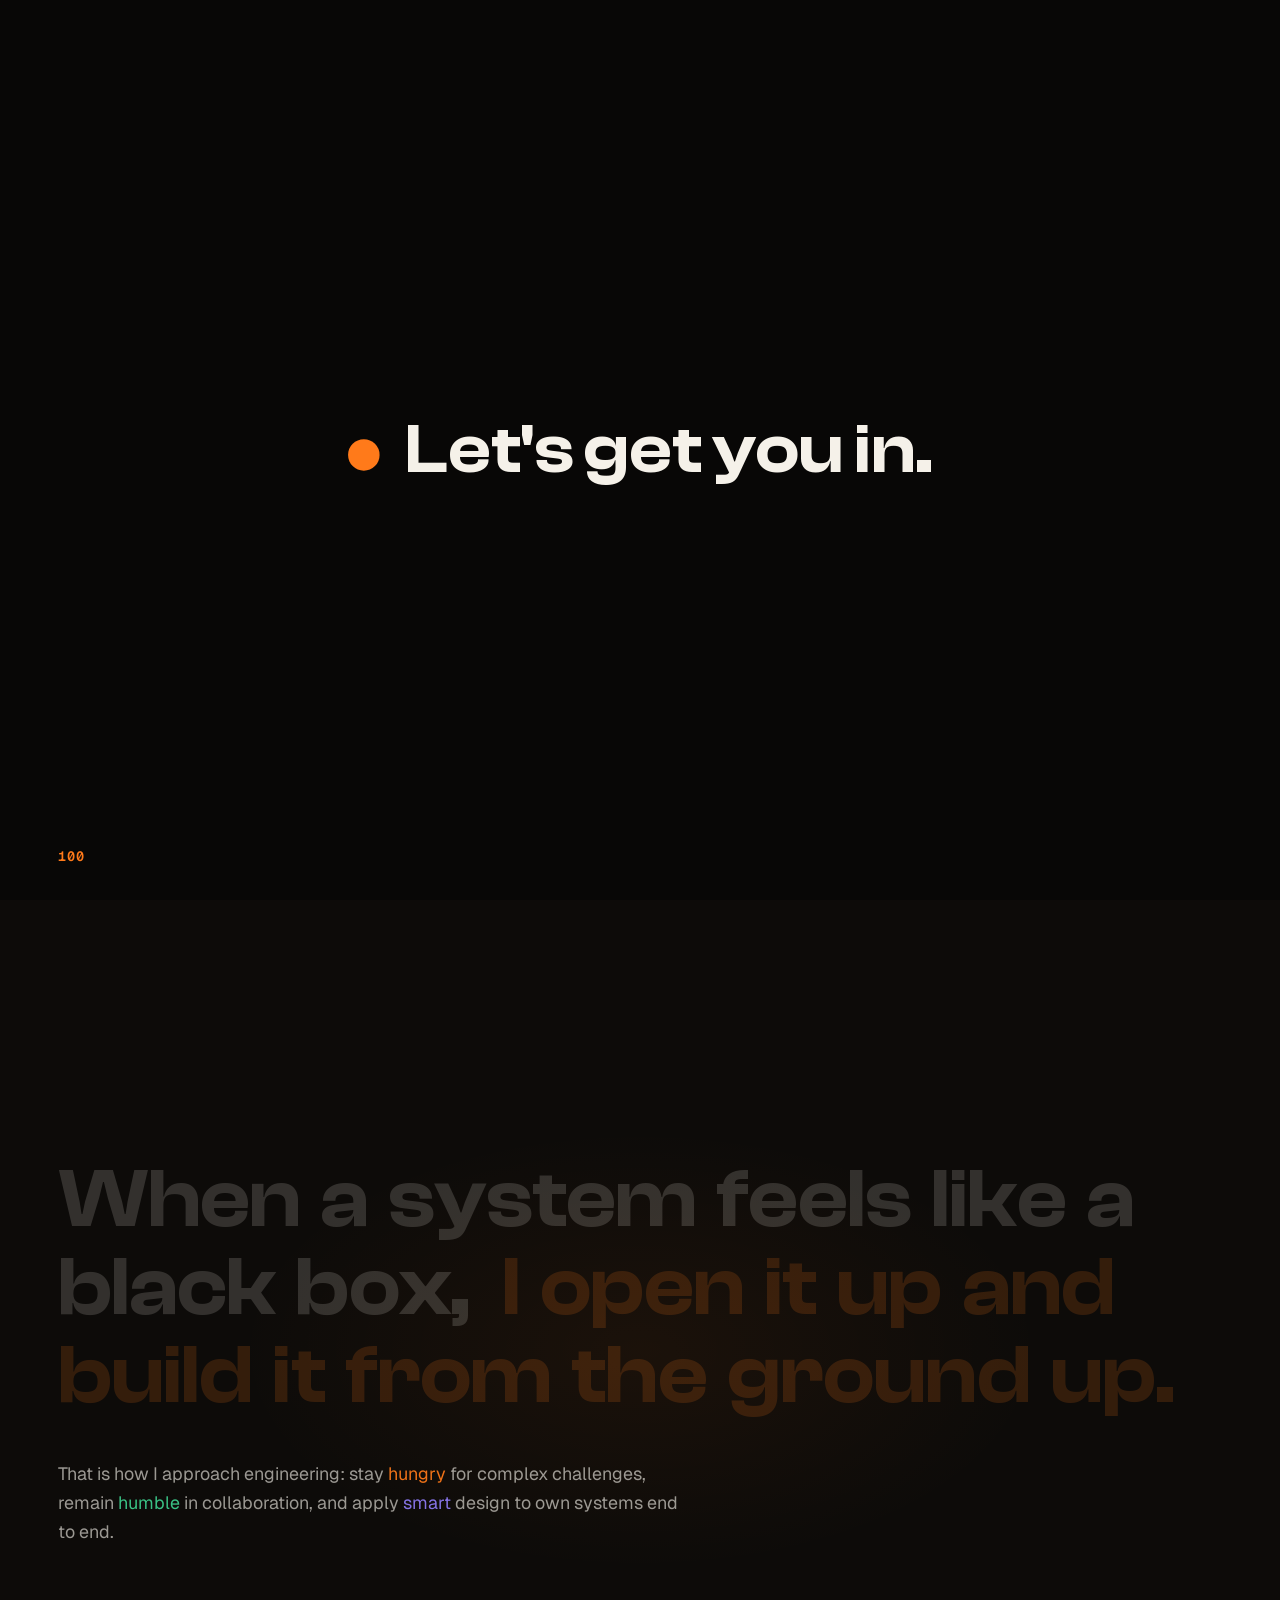
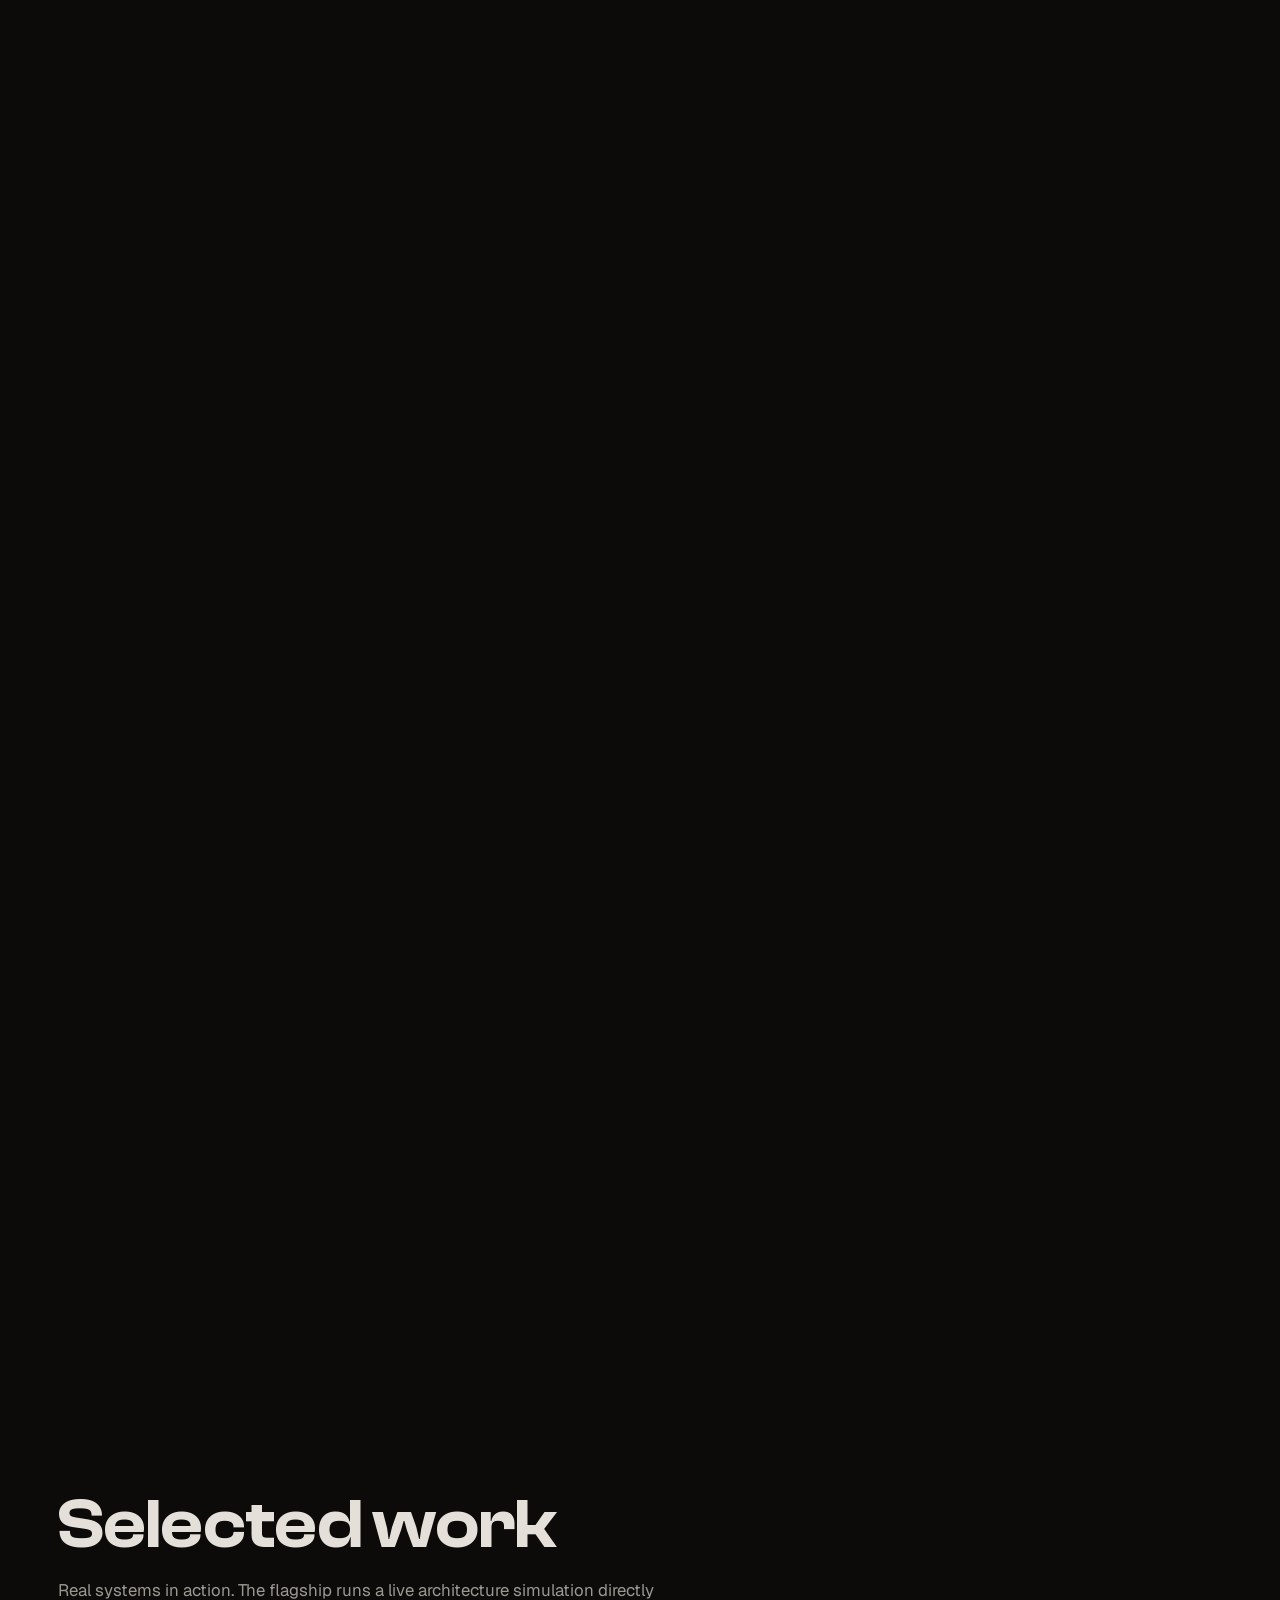
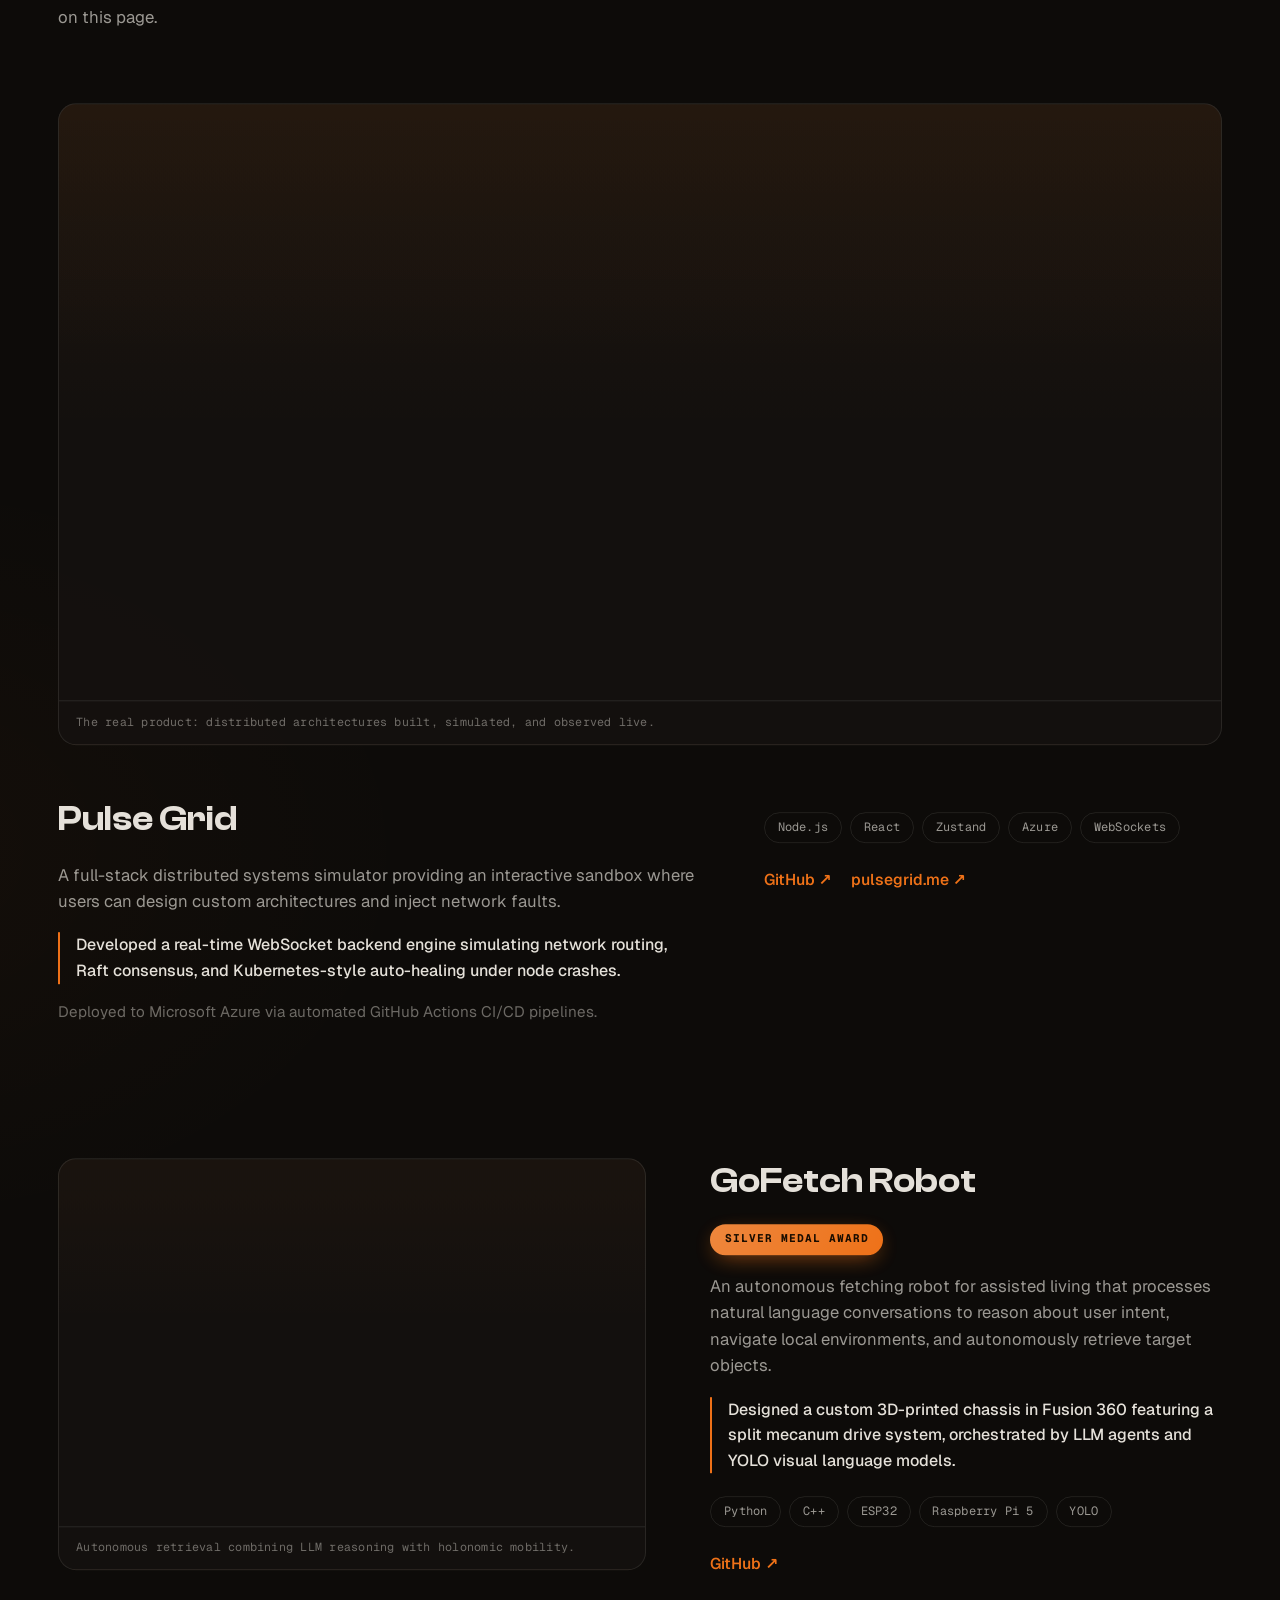
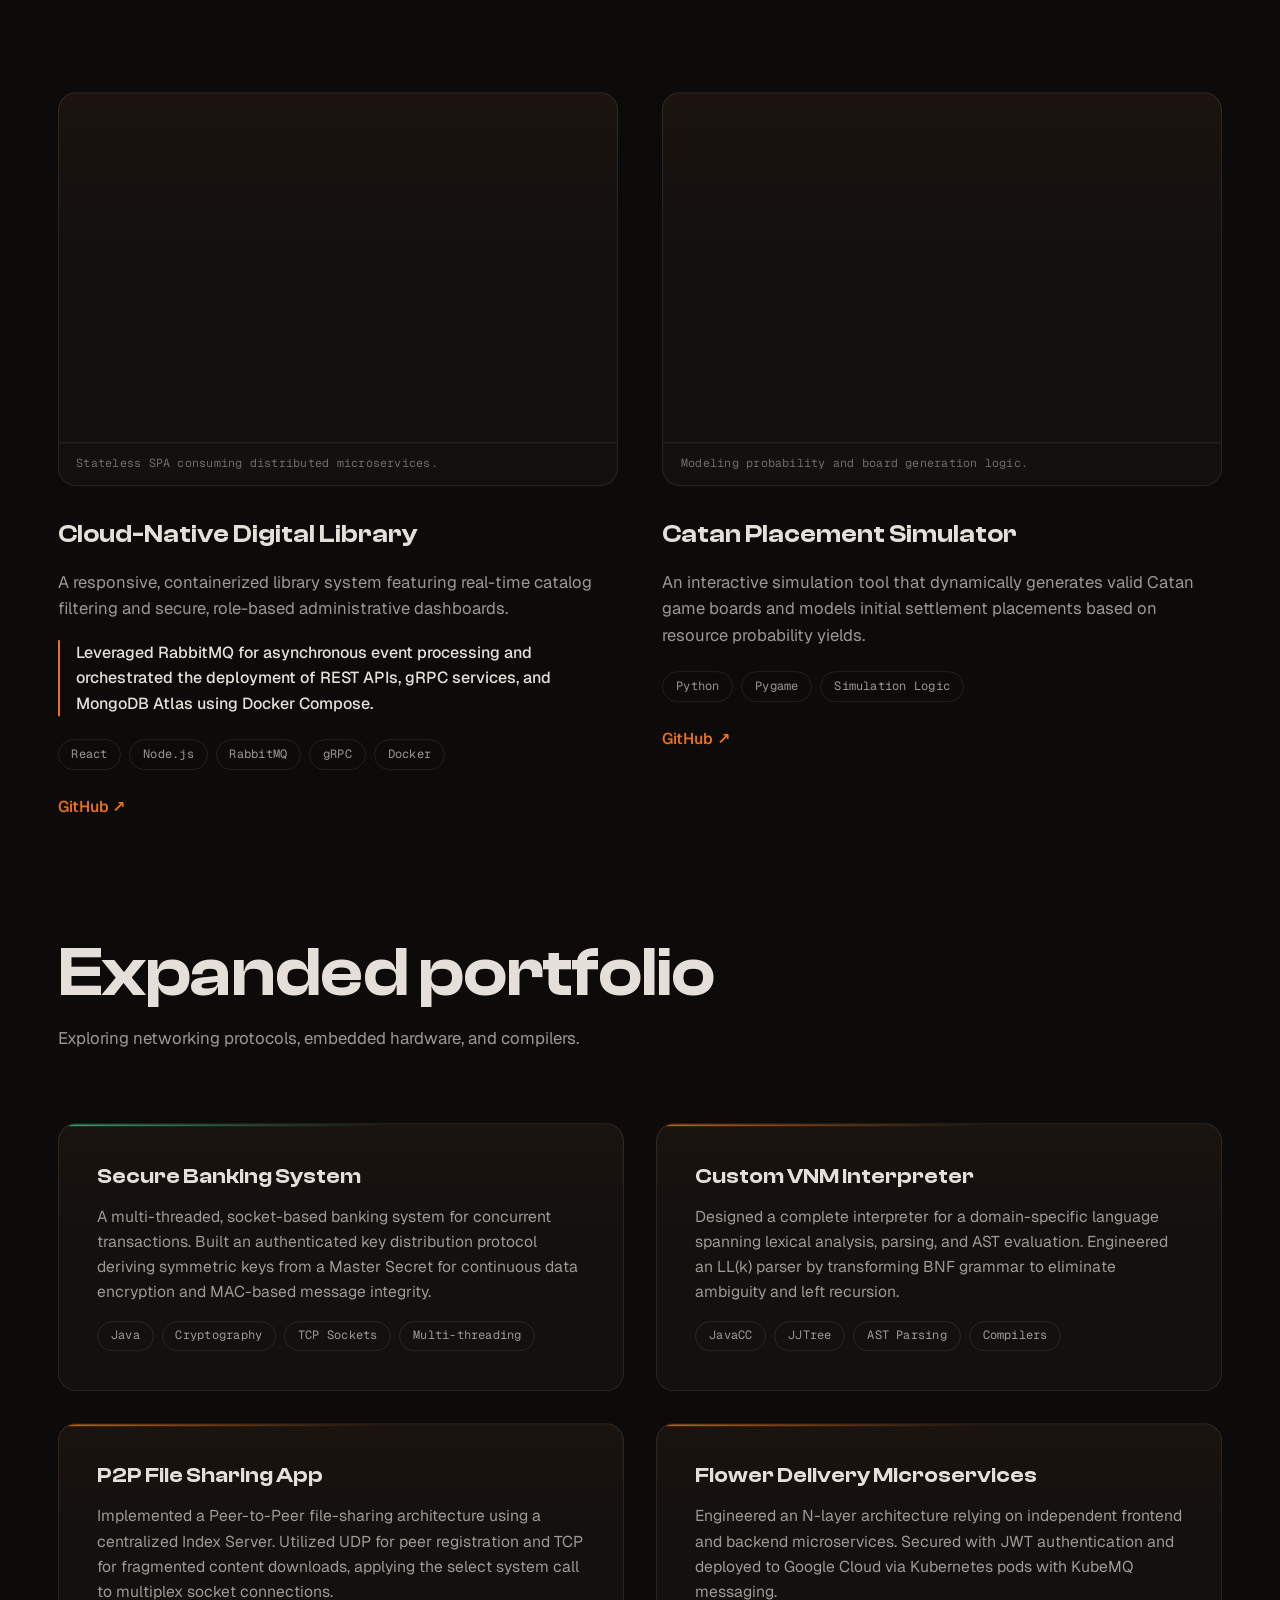
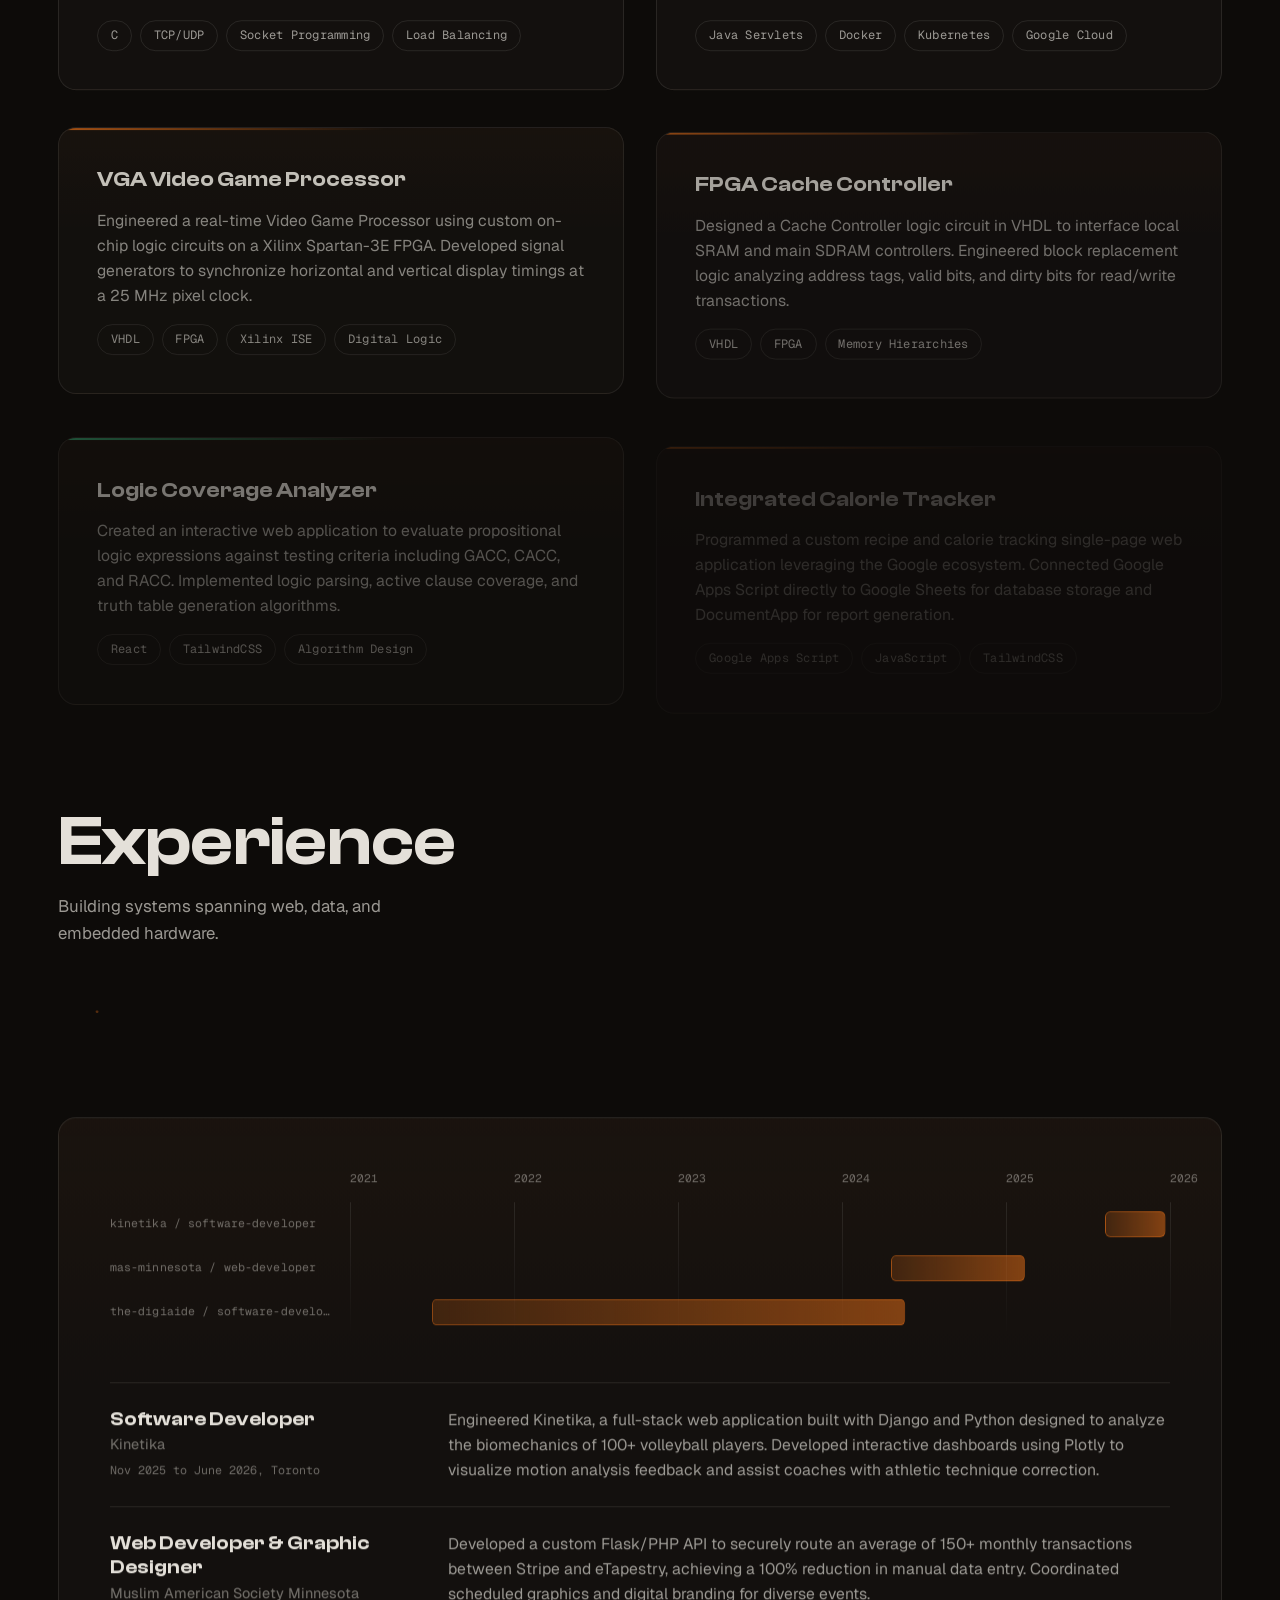
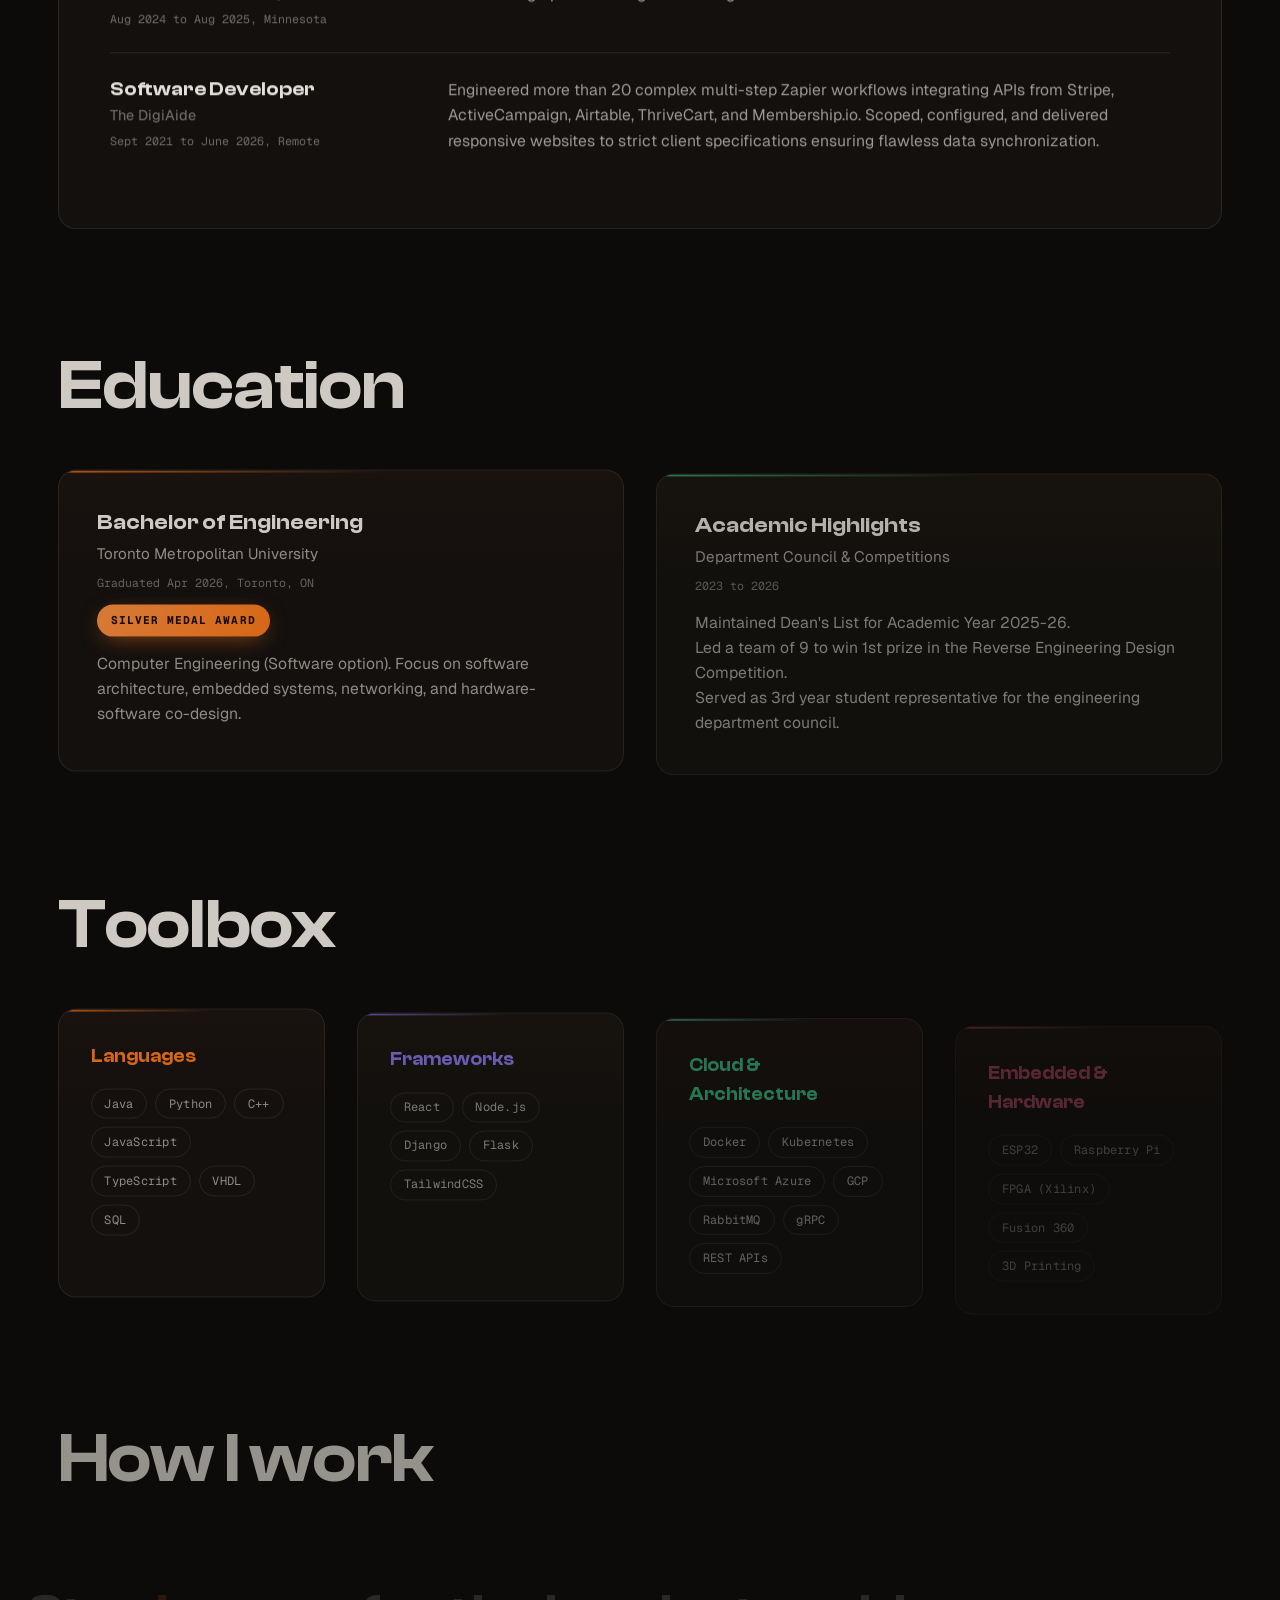
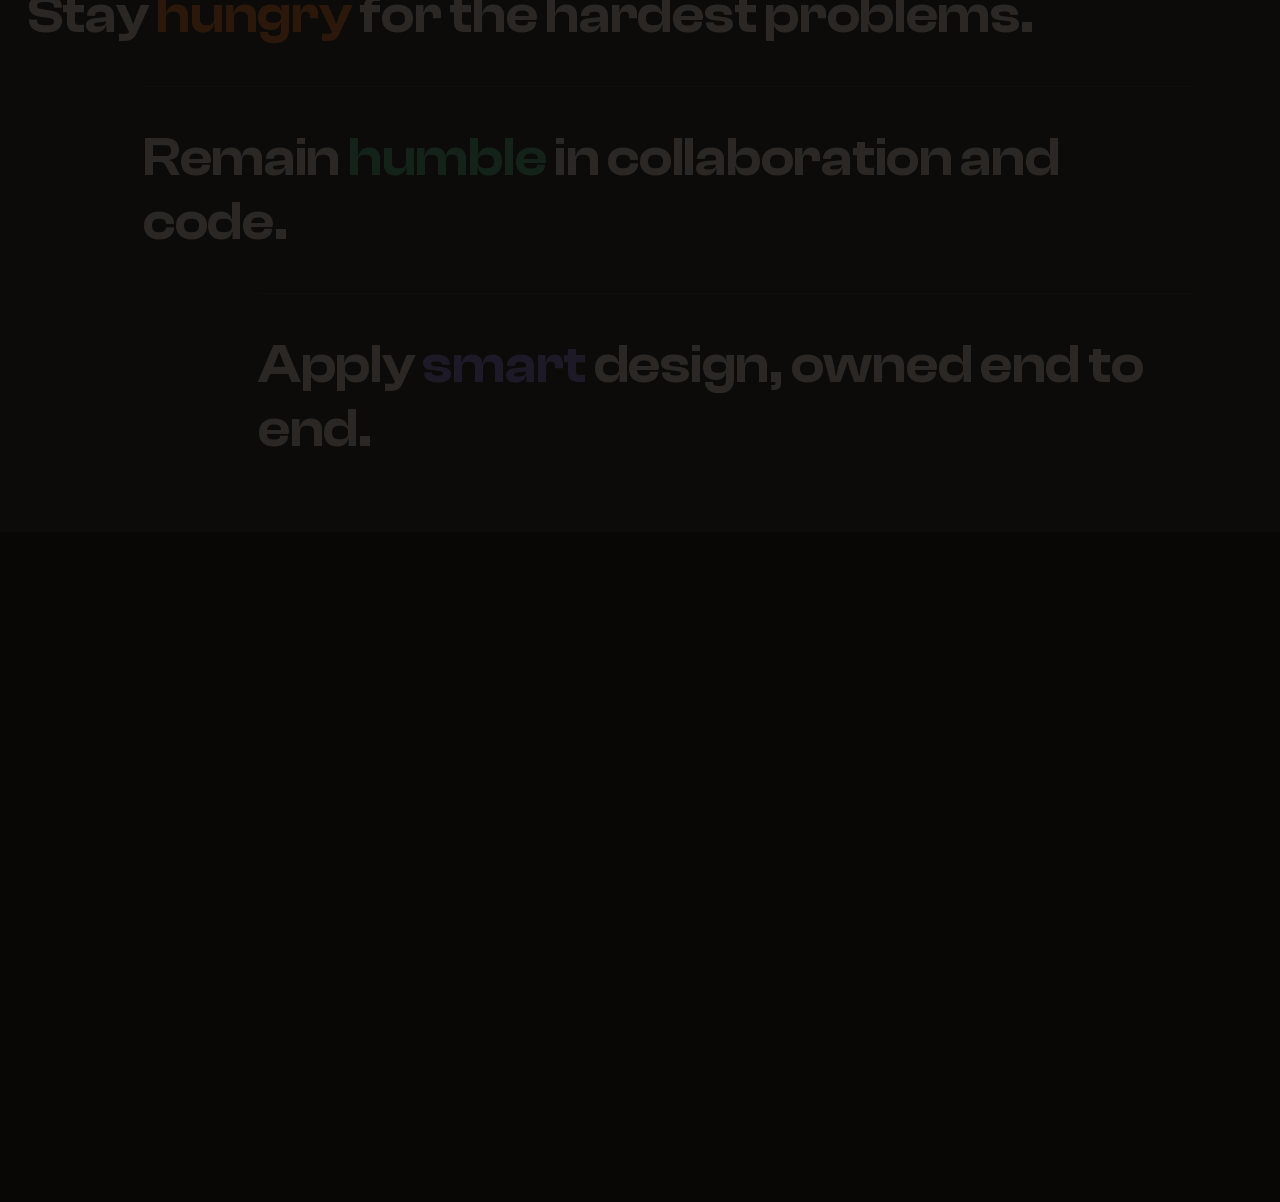
<file: index.html>
<!DOCTYPE html>
<!-- This personal website is inspired by Ronit Dahiya's personal website -->
<html lang="en">
<head>
   <meta charset="utf-8" />
   <meta name="viewport" content="width=device-width, initial-scale=1" />
   <meta name="theme-color" content="#0d0b09" />
   <title>Behzaad Pathan | Full-Stack Developer & Computer Engineer</title>
   <meta name="description" content="Full-stack developer and Computer Engineer. Building everything from cloud-native distributed microservices to autonomous holonomic robotics." />
   <link rel="canonical" href="https://behzaadp.github.io/" />
   <meta property="og:type" content="website" />
   <meta property="og:title" content="Behzaad Pathan | Full-Stack Developer & Computer Engineer" />
   <meta property="og:description" content="Building cloud-native distributed microservices and autonomous robotics. Projects shown with real demos, one running live on the page." />
   <meta property="og:url" content="https://behzaadp.github.io/" />
   <meta property="og:image" content="https://behzaadp.github.io/assets/pulse_grid.jpg" />
   <meta name="twitter:card" content="summary_large_image" />
   <link rel="icon" href="./favicon.ico?v=8" sizes="any" />
   <link rel="icon" type="image/png" sizes="96x96" href="./favicon/favicon-96x96.png?v=8" />
   <link rel="apple-touch-icon" sizes="180x180" href="./favicon/apple-touch-icon.png?v=8" />
   <link rel="manifest" href="./favicon/site.webmanifest?v=8" />
   <link rel="preload" href="./fonts/clash-display-700.woff2" as="font" type="font/woff2" crossorigin />
   <link rel="preload" href="./fonts/clash-display-600.woff2" as="font" type="font/woff2" crossorigin />
   <link rel="preload" href="./fonts/geist-latin-wght-normal.woff2" as="font" type="font/woff2" crossorigin />
   <link rel="preload" href="./fonts/geist-mono-latin-wght-normal.woff2" as="font" type="font/woff2" crossorigin />
   <link rel="stylesheet" href="./css/styles.css" />
   <script type="application/ld+json">
   {
      "@context": "https://schema.org",
      "@type": "Person",
      "name": "Behzaad Pathan",
      "jobTitle": "Software Developer",
      "alumniOf": { "@type": "CollegeOrUniversity", "name": "Toronto Metropolitan University" },
      "url": "https://behzaadp.github.io/",
      "email": "mailto:pbehzaad@gmail.com",
      "knowsAbout": ["Python", "Java", "React", "Node.js", "Docker", "Microservices", "RabbitMQ", "Embedded Systems", "Full-stack development"],
      "sameAs": [
         "https://github.com/behzaadp",
         "https://www.linkedin.com/in/behzaad/"
      ]
   }
   </script>
</head>
<body>
   <div class="intro" id="intro" aria-hidden="true">
      <i class="intro-panel ip-top"></i>
      <i class="intro-panel ip-bottom"></i>
      <span class="intro-word" id="intro-word">Hello</span>
      <span class="intro-count" id="intro-count">00</span>
   </div>
   <div class="atmosphere" aria-hidden="true"><i class="ember ember-a"></i><i class="ember ember-b"></i></div>
   <div class="grain" aria-hidden="true"></div>
   <div class="scroll-progress" aria-hidden="true"><i></i></div>
   <div class="ruler" id="ruler" aria-hidden="true">
      <div class="ruler-ticks" id="ruler-ticks"></div>
      <div class="ruler-cursor" id="ruler-cursor"><i></i><span id="ruler-num">0</span></div>
   </div>
   <a class="skip-link" href="#work">Skip to content</a>
   <nav class="nav" id="nav" aria-label="Primary">
      <a class="nav-brand" href="#top" aria-label="Back to top">BP</a>
      <div class="nav-links">
         <a href="#work">Work</a>
         <a href="#experience">Experience</a>
         <a href="#contact" id="nav-contact">Contact</a>
      </div>
   </nav>
   <div class="page-above" id="page-above">
   <header class="hero" id="top">
      <canvas id="system-map" aria-hidden="true"></canvas>
      <div class="hero-scrim" aria-hidden="true"></div>
      <div class="hero-inner">
         <p class="hero-eyebrow">Computer Engineering Graduate, Toronto Metropolitan University</p>
         <h1 class="hero-name">
            <span class="hero-word">Behzaad</span>
            <span class="hero-word">Pathan</span>
         </h1>
         <p class="hero-sub">Full-stack software developer and computer engineer building everything from cloud-native distributed microservices to autonomous holonomic robotics.</p>
         <div class="hero-cta">
            <a class="btn btn-primary" href="#work">See the work</a>
            <a class="btn btn-ghost" href="#contact">Contact</a>
         </div>
      </div>
   </header>
   <main id="main">
      <section class="statement" id="statement" aria-label="Statement">
         <div class="statement-inner">
            <p class="statement-text">
               <span class="statement-part">When a system feels like a black box,</span>
               <span class="statement-part statement-hl">I open it up and build it from the ground up.</span>
            </p>
            <p class="statement-after" data-reveal>That is how I approach engineering: stay <span class="hl">hungry</span> for complex challenges, remain <span class="hl-green">humble</span> in collaboration, and apply <span class="hl-violet">smart</span> design to own systems end to end.</p>
         </div>
      </section>
      <section class="work shell" id="work">
         <div class="section-head" data-reveal>
            <h2>Selected work</h2>
            <p class="section-lede">Real systems in action. The flagship runs a live architecture simulation directly on this page.</p>
         </div>
         
         <!-- Flagship: full-width -->
         <article class="feature" data-reveal>
            <div class="feature-media panel spotlight">
               <div class="media-frame">
                  <video src="./assets/pulse_grid.mp4" autoplay muted loop playsinline preload="metadata" width="1600" height="742" aria-label="PulseGrid in action: simulating network routing and auto-healing"></video>
               </div>
               <p class="demo-caption">The real product: distributed architectures built, simulated, and observed live.</p>
            </div>
            <div class="feature-info">
               <div class="project-body">
                  <h3>Pulse Grid</h3>
                  <p class="project-desc">A full-stack distributed systems simulator providing an interactive sandbox where users can design custom architectures and inject network faults.</p>
                  <p class="project-impact">Developed a real-time WebSocket backend engine simulating network routing, Raft consensus, and Kubernetes-style auto-healing under node crashes.</p>
                  <p class="project-hook">Deployed to Microsoft Azure via automated GitHub Actions CI/CD pipelines.</p>
               </div>
               <div class="project-body">
                  <ul class="chips" role="list">
                     <li>Node.js</li><li>React</li><li>Zustand</li><li>Azure</li><li>WebSockets</li>
                  </ul>
                  <p class="project-links">
                     <a href="https://github.com/behzaadp" target="_blank" rel="noopener noreferrer">GitHub <span aria-hidden="true">&#8599;</span></a>
                     <a href="https://pulsegrid.me" target="_blank" rel="noopener noreferrer">pulsegrid.me <span aria-hidden="true">&#8599;</span></a>
                  </p>
               </div>
            </div>
         </article>

         <article class="project-row" data-reveal>
            <div class="project-media panel spotlight">
               <video src="./assets/go_fetch_robot.mp4" autoplay muted loop playsinline preload="metadata" aria-label="GoFetch robot autonomously navigating and retrieving an object"></video>
               <p class="demo-caption">Autonomous retrieval combining LLM reasoning with holonomic mobility.</p>
            </div>
            <div class="project-body">
               <h3>GoFetch Robot</h3>
               <p class="award" title="Graduation Project: Silver Medal Award" style="margin-bottom: 1.1rem; margin-top: 0; display: inline-flex;">Silver Medal Award</p>
               <p class="project-desc">An autonomous fetching robot for assisted living that processes natural language conversations to reason about user intent, navigate local environments, and autonomously retrieve target objects.</p>
               <p class="project-impact">Designed a custom 3D-printed chassis in Fusion 360 featuring a split mecanum drive system, orchestrated by LLM agents and YOLO visual language models.</p>
               <ul class="chips" role="list">
                  <li>Python</li><li>C++</li><li>ESP32</li><li>Raspberry Pi 5</li><li>YOLO</li>
               </ul>
               <p class="project-links">
                  <a href="https://github.com/behzaadp" target="_blank" rel="noopener noreferrer">GitHub <span aria-hidden="true">&#8599;</span></a>
               </p>
            </div>
         </article>

         <div class="project-duo">
            <article class="project-card" data-reveal>
               <div class="project-media panel spotlight">
                  <video src="./assets/digital_library_project.mp4" autoplay muted loop playsinline preload="metadata" aria-label="Digital Library System interface showing real-time catalog filtering"></video>
                  <p class="demo-caption">Stateless SPA consuming distributed microservices.</p>
               </div>
               <div class="project-body">
                  <h3>Cloud-Native Digital Library</h3>
                  <p class="project-desc">A responsive, containerized library system featuring real-time catalog filtering and secure, role-based administrative dashboards.</p>
                  <p class="project-impact">Leveraged RabbitMQ for asynchronous event processing and orchestrated the deployment of REST APIs, gRPC services, and MongoDB Atlas using Docker Compose.</p>
                  <ul class="chips" role="list">
                     <li>React</li><li>Node.js</li><li>RabbitMQ</li><li>gRPC</li><li>Docker</li>
                  </ul>
                  <p class="project-links">
                     <a href="https://github.com/behzaadp" target="_blank" rel="noopener noreferrer">GitHub <span aria-hidden="true">&#8599;</span></a>
                  </p>
               </div>
            </article>
            <article class="project-card" data-reveal>
               <div class="project-media panel spotlight">
                  <video src="./assets/catan_placement_simulator.mp4" autoplay muted loop playsinline preload="metadata" aria-label="Catan simulation generating optimal settlement placements"></video>
                  <p class="demo-caption">Modeling probability and board generation logic.</p>
               </div>
               <div class="project-body">
                  <h3>Catan Placement Simulator</h3>
                  <p class="project-desc">An interactive simulation tool that dynamically generates valid Catan game boards and models initial settlement placements based on resource probability yields.</p>
                  <ul class="chips" role="list">
                     <li>Python</li><li>Pygame</li><li>Simulation Logic</li>
                  </ul>
                  <p class="project-links">
                     <a href="https://github.com/behzaadp" target="_blank" rel="noopener noreferrer">GitHub <span aria-hidden="true">&#8599;</span></a>
                  </p>
               </div>
            </article>
         </div>
      </section>

      <!-- Text-based expanded portfolio for additional projects -->
      <section class="education shell" id="expanded-projects" aria-label="More Projects">
         <div class="section-head" data-reveal>
            <h2>Expanded portfolio</h2>
            <p class="section-lede">Exploring networking protocols, embedded hardware, and compilers.</p>
         </div>
         <div class="edu-grid">
            <article class="edu-card panel spotlight tint-bar tint-green" data-reveal>
               <h3>Secure Banking System</h3>
               <p class="trace-desc">A multi-threaded, socket-based banking system for concurrent transactions. Built an authenticated key distribution protocol deriving symmetric keys from a Master Secret for continuous data encryption and MAC-based message integrity.</p>
               <ul class="chips" role="list" style="margin-top: 1rem;">
                  <li>Java</li><li>Cryptography</li><li>TCP Sockets</li><li>Multi-threading</li>
               </ul>
            </article>
            <article class="edu-card panel spotlight tint-bar tint-violet" data-reveal>
               <h3>Custom VNM Interpreter</h3>
               <p class="trace-desc">Designed a complete interpreter for a domain-specific language spanning lexical analysis, parsing, and AST evaluation. Engineered an LL(k) parser by transforming BNF grammar to eliminate ambiguity and left recursion.</p>
               <ul class="chips" role="list" style="margin-top: 1rem;">
                  <li>JavaCC</li><li>JJTree</li><li>AST Parsing</li><li>Compilers</li>
               </ul>
            </article>
            <article class="edu-card panel spotlight tint-bar" data-reveal>
               <h3>P2P File Sharing App</h3>
               <p class="trace-desc">Implemented a Peer-to-Peer file-sharing architecture using a centralized Index Server. Utilized UDP for peer registration and TCP for fragmented content downloads, applying the select system call to multiplex socket connections.</p>
               <ul class="chips" role="list" style="margin-top: 1rem;">
                  <li>C</li><li>TCP/UDP</li><li>Socket Programming</li><li>Load Balancing</li>
               </ul>
            </article>
            <article class="edu-card panel spotlight tint-bar tint-pink" data-reveal>
               <h3>Flower Delivery Microservices</h3>
               <p class="trace-desc">Engineered an N-layer architecture relying on independent frontend and backend microservices. Secured with JWT authentication and deployed to Google Cloud via Kubernetes pods with KubeMQ messaging.</p>
               <ul class="chips" role="list" style="margin-top: 1rem;">
                  <li>Java Servlets</li><li>Docker</li><li>Kubernetes</li><li>Google Cloud</li>
               </ul>
            </article>
            <article class="edu-card panel spotlight tint-bar tint-violet" data-reveal>
               <h3>VGA Video Game Processor</h3>
               <p class="trace-desc">Engineered a real-time Video Game Processor using custom on-chip logic circuits on a Xilinx Spartan-3E FPGA. Developed signal generators to synchronize horizontal and vertical display timings at a 25 MHz pixel clock.</p>
               <ul class="chips" role="list" style="margin-top: 1rem;">
                  <li>VHDL</li><li>FPGA</li><li>Xilinx ISE</li><li>Digital Logic</li>
               </ul>
            </article>
            <article class="edu-card panel spotlight tint-bar" data-reveal>
               <h3>FPGA Cache Controller</h3>
               <p class="trace-desc">Designed a Cache Controller logic circuit in VHDL to interface local SRAM and main SDRAM controllers. Engineered block replacement logic analyzing address tags, valid bits, and dirty bits for read/write transactions.</p>
               <ul class="chips" role="list" style="margin-top: 1rem;">
                  <li>VHDL</li><li>FPGA</li><li>Memory Hierarchies</li>
               </ul>
            </article>
            <article class="edu-card panel spotlight tint-bar tint-green" data-reveal>
               <h3>Logic Coverage Analyzer</h3>
               <p class="trace-desc">Created an interactive web application to evaluate propositional logic expressions against testing criteria including GACC, CACC, and RACC. Implemented logic parsing, active clause coverage, and truth table generation algorithms.</p>
               <ul class="chips" role="list" style="margin-top: 1rem;">
                  <li>React</li><li>TailwindCSS</li><li>Algorithm Design</li>
               </ul>
            </article>
            <article class="edu-card panel spotlight tint-bar tint-pink" data-reveal>
               <h3>Integrated Calorie Tracker</h3>
               <p class="trace-desc">Programmed a custom recipe and calorie tracking single-page web application leveraging the Google ecosystem. Connected Google Apps Script directly to Google Sheets for database storage and DocumentApp for report generation.</p>
               <ul class="chips" role="list" style="margin-top: 1rem;">
                  <li>Google Apps Script</li><li>JavaScript</li><li>TailwindCSS</li>
               </ul>
            </article>
         </div>
      </section>

      <section class="experience shell" id="experience">
         <div class="exp-hero">
            <div class="section-head" data-reveal>
               <h2>Experience</h2>
               <p class="section-lede">Building systems spanning web, data, and embedded hardware.</p>
            </div>
            <div class="ascent" aria-hidden="true">
               <svg viewBox="0 0 1200 280" fill="none" xmlns="http://www.w3.org/2000/svg">
                  <defs>
                     <linearGradient id="asc-grad" gradientUnits="userSpaceOnUse" x1="40" y1="214" x2="1170" y2="34">
                        <stop offset="0" stop-color="#ff7a1a" stop-opacity="0.3" />
                        <stop offset="0.55" stop-color="#ff7a1a" stop-opacity="0.8" />
                        <stop offset="1" stop-color="#ff9142" stop-opacity="1" />
                     </linearGradient>
                  </defs>
                  <path class="ascent-path" d="M 40 214 C 180 206 330 188 450 168 S 560 148 620 138 S 720 116 780 104 S 920 72 1000 58 S 1120 40 1170 34" stroke="url(#asc-grad)" stroke-width="2.5" stroke-linecap="round" />
                  <g class="ascent-mark" data-goto="#role-digiaide">
                     <circle cx="40" cy="214" r="4.5" fill="url(#asc-grad)" />
                     <text x="40" y="248" text-anchor="start">2021 &#183; The DigiAide</text>
                  </g>
                  <g class="ascent-mark" data-goto="#role-mas">
                     <circle cx="450" cy="168" r="4.5" fill="url(#asc-grad)" />
                     <text x="450" y="202" text-anchor="middle">2024 &#183; MAS Minnesota</text>
                  </g>
                  <g class="ascent-mark" data-goto="#role-kinetika">
                     <circle cx="820" cy="98" r="4.5" fill="url(#asc-grad)" />
                     <text x="820" y="132" text-anchor="middle">2025 &#183; Kinetika</text>
                  </g>
                  <g class="ascent-mark" data-goto="#education">
                     <circle cx="1170" cy="34" r="4.5" fill="url(#asc-grad)" />
                     <text x="1170" y="68" text-anchor="end">2026 &#183; Engineer</text>
                  </g>
               </svg>
            </div>
         </div>
         <div class="trace panel spotlight" data-reveal>
            <div class="trace-chart" aria-hidden="true">
               <div class="trace-years">
                  <span style="--x: 0%">2021</span>
                  <span style="--x: 20%">2022</span>
                  <span style="--x: 40%">2023</span>
                  <span style="--x: 60%">2024</span>
                  <span style="--x: 80%">2025</span>
                  <span style="--x: 100%">2026</span>
               </div>
               <div class="trace-rows-chart">
                  <div class="trace-gridlines">
                     <i style="--x: 0%"></i><i style="--x: 20%"></i><i style="--x: 40%"></i><i style="--x: 60%"></i><i style="--x: 80%"></i><i style="--x: 100%"></i>
                  </div>
                  <div class="tr-row" data-trace="0">
                     <span class="tr-label">kinetika / software-developer</span>
                     <div class="tr-track"><div class="tr-bar" style="--from: 92%; --to: 100%"></div></div>
                  </div>
                  <div class="tr-row" data-trace="1">
                     <span class="tr-label">mas-minnesota / web-developer</span>
                     <div class="tr-track"><div class="tr-bar" style="--from: 66%; --to: 86%"></div></div>
                  </div>
                  <div class="tr-row" data-trace="2">
                     <span class="tr-label">the-digiaide / software-developer</span>
                     <div class="tr-track"><div class="tr-bar" style="--from: 10%; --to: 100%"></div></div>
                  </div>
               </div>
            </div>
            <ol class="trace-roles" role="list">
               <li class="trace-role" data-trace="0" id="role-kinetika">
                  <div>
                     <h3>Software Developer<span class="trace-org">Kinetika</span></h3>
                     <p class="trace-dates">Nov 2025 to June 2026, Toronto</p>
                  </div>
                  <p class="trace-desc">Engineered Kinetika, a full-stack web application built with Django and Python designed to analyze the biomechanics of 100+ volleyball players. Developed interactive dashboards using Plotly to visualize motion analysis feedback and assist coaches with athletic technique correction.</p>
               </li>
               <li class="trace-role" data-trace="1" id="role-mas">
                  <div>
                     <h3>Web Developer & Graphic Designer<span class="trace-org">Muslim American Society Minnesota</span></h3>
                     <p class="trace-dates">Aug 2024 to Aug 2025, Minnesota</p>
                  </div>
                  <p class="trace-desc">Developed a custom Flask/PHP API to securely route an average of 150+ monthly transactions between Stripe and eTapestry, achieving a 100% reduction in manual data entry. Coordinated scheduled graphics and digital branding for diverse events.</p>
               </li>
               <li class="trace-role" data-trace="2" id="role-digiaide">
                  <div>
                     <h3>Software Developer<span class="trace-org">The DigiAide</span></h3>
                     <p class="trace-dates">Sept 2021 to June 2026, Remote</p>
                  </div>
                  <p class="trace-desc">Engineered more than 20 complex multi-step Zapier workflows integrating APIs from Stripe, ActiveCampaign, Airtable, ThriveCart, and Membership.io. Scoped, configured, and delivered responsive websites to strict client specifications ensuring flawless data synchronization.</p>
               </li>
            </ol>
         </div>
      </section>

      <section class="education shell" id="education" aria-label="Education">
         <h2 data-reveal>Education</h2>
         <div class="edu-grid">
            <article class="edu-card panel spotlight tint-bar" data-reveal>
               <h3>Bachelor of Engineering</h3>
               <p class="edu-org">Toronto Metropolitan University</p>
               <p class="trace-dates">Graduated Apr 2026, Toronto, ON</p>
               <p class="award" title="Graduation Project: Silver Medal Award">Silver Medal Award</p>
               <p class="trace-desc">Computer Engineering (Software option). Focus on software architecture, embedded systems, networking, and hardware-software co-design.</p>
            </article>
            <article class="edu-card panel spotlight tint-bar tint-green" data-reveal>
               <h3>Academic Highlights</h3>
               <p class="edu-org">Department Council & Competitions</p>
               <p class="trace-dates">2023 to 2026</p>
               <p class="trace-desc">Maintained Dean's List for Academic Year 2025-26.<br>Led a team of 9 to win 1st prize in the Reverse Engineering Design Competition.<br>Served as 3rd year student representative for the engineering department council.</p>
            </article>
         </div>
      </section>

      <section class="toolbox shell" id="toolbox" aria-label="Toolbox">
         <h2 data-reveal>Toolbox</h2>
         <div class="toolbox-grid">
            <div class="tool-group panel spotlight" data-reveal>
               <h3>Languages</h3>
               <ul class="chips" role="list">
                  <li>Java</li><li>Python</li><li>C++</li><li>JavaScript</li><li>TypeScript</li><li>VHDL</li><li>SQL</li>
               </ul>
            </div>
            <div class="tool-group panel spotlight tint-violet" data-reveal>
               <h3>Frameworks</h3>
               <ul class="chips" role="list">
                  <li>React</li><li>Node.js</li><li>Django</li><li>Flask</li><li>TailwindCSS</li>
               </ul>
            </div>
            <div class="tool-group panel spotlight tint-green" data-reveal>
               <h3>Cloud & Architecture</h3>
               <ul class="chips" role="list">
                  <li>Docker</li><li>Kubernetes</li><li>Microsoft Azure</li><li>GCP</li><li>RabbitMQ</li><li>gRPC</li><li>REST APIs</li>
               </ul>
            </div>
            <div class="tool-group panel spotlight tint-pink" data-reveal>
               <h3>Embedded & Hardware</h3>
               <ul class="chips" role="list">
                  <li>ESP32</li><li>Raspberry Pi</li><li>FPGA (Xilinx)</li><li>Fusion 360</li><li>3D Printing</li>
               </ul>
            </div>
         </div>
      </section>

      <section class="principles shell" id="principles" aria-label="How I work">
         <h2 data-reveal>How I work</h2>
         <ul class="principles-list" role="list">
            <li>Stay <span class="hl">hungry</span> for the hardest problems.</li>
            <li>Remain <span class="hl-green">humble</span> in collaboration and code.</li>
            <li>Apply <span class="hl-violet">smart</span> design, owned end to end.</li>
         </ul>
      </section>
   </main>
   </div><!-- /.page-above -->

   <footer class="contact" id="contact">
      <div class="contact-inner">
         <h2>Have something worth building?</h2>
         <a class="contact-email" href="mailto:pbehzaad@gmail.com">pbehzaad@gmail.com</a>
         <div class="contact-links">
            <a href="https://github.com/behzaadp" target="_blank" rel="noopener noreferrer">GitHub <span aria-hidden="true">&#8599;</span></a>
            <a href="https://www.linkedin.com/in/behzaad/" target="_blank" rel="noopener noreferrer">LinkedIn <span aria-hidden="true">&#8599;</span></a>
         </div>
         <p class="footer-wordmark" aria-hidden="true">Behzaad Pathan</p>
         <div class="footer-meta">
            <p>Glory Glory Man Utd.</p>
            <p>&copy; 2026 Behzaad Pathan</p>
         </div>
      </div>
   </footer>

   <script defer src="./vendor/gsap.min.js"></script>
   <script defer src="./vendor/ScrollTrigger.min.js"></script>
   <script defer src="./js/demos.js"></script>
   <script defer src="./js/main.js"></script>
</body>
</html>
</file>
<file: css/styles.css>
/* ------------------------------------------------------------------
   Behzaad Pathan
   Theme: warm black + ember orange, locked dark at page level.
   Type: Clash Display (display), Geist (body), Geist Mono (annotations).
   Shape system: containers 18px, media 14px inside, pills for buttons
   and chips, trace bars 6px.
   Accent: one orange for the whole page. Red exists only as a semantic
   failure state inside the canvas simulations.
------------------------------------------------------------------- */

@font-face {
   font-family: 'Clash Display';
   src: url('../fonts/clash-display-500.woff2') format('woff2');
   font-weight: 500;
   font-display: swap;
}

@font-face {
   font-family: 'Clash Display';
   src: url('../fonts/clash-display-600.woff2') format('woff2');
   font-weight: 600;
   font-display: swap;
}

@font-face {
   font-family: 'Clash Display';
   src: url('../fonts/clash-display-700.woff2') format('woff2');
   font-weight: 700;
   font-display: swap;
}

@font-face {
   /* display accent, used only for the footer wordmark */
   font-family: 'Big Shoulders Stencil';
   font-style: normal;
   font-weight: 100 900;
   font-display: swap;
   src: url('../fonts/big-shoulders-stencil.woff2') format('woff2-variations');
}

@font-face {
   font-family: 'Geist';
   font-style: normal;
   font-weight: 100 900;
   font-display: swap;
   src: url('../fonts/geist-latin-wght-normal.woff2') format('woff2-variations');
}

@font-face {
   font-family: 'Geist Mono';
   font-style: normal;
   font-weight: 100 900;
   font-display: swap;
   src: url('../fonts/geist-mono-latin-wght-normal.woff2') format('woff2-variations');
}

:root {
   --bg: #0d0b09;
   --bg-raise: #151210;
   --bg-deep: #080706;
   --text: #f5f1e9;
   --muted: rgba(245, 241, 233, 0.66);
   --subtle: rgba(245, 241, 233, 0.44);
   --line: rgba(245, 241, 233, 0.1);
   --line-warm: rgba(255, 122, 26, 0.14);
   --accent: #ff7a1a;
   --accent-strong: #ff9142;
   --accent-soft: rgba(255, 122, 26, 0.14);
   --accent-mid: rgba(255, 122, 26, 0.45);

   --display: 'Clash Display', 'Geist', system-ui, sans-serif;
   --sans: 'Geist', system-ui, -apple-system, sans-serif;
   --mono: 'Geist Mono', ui-monospace, 'Cascadia Code', monospace;

   --max: 1440px;
   --gutter: clamp(1.25rem, 4.5vw, 4rem);
   --radius: 18px;
   --radius-media: 14px;

   /* Emil-strength curves */
   --ease-out: cubic-bezier(0.23, 1, 0.32, 1);
   --ease-in-out: cubic-bezier(0.77, 0, 0.175, 1);
   --t-fast: 160ms var(--ease-out);
   --t-base: 260ms var(--ease-out);
}

* { box-sizing: border-box; margin: 0; padding: 0; }

html {
   scroll-behavior: smooth;
   color-scheme: dark;
}

body {
   font-family: var(--sans);
   background: var(--bg-deep);
   color: var(--text);
   line-height: 1.6;
   -webkit-font-smoothing: antialiased;
   text-rendering: optimizeLegibility;
   overflow-x: hidden;
}

/* everything above the footer scrolls as one opaque curtain, so the
   footer can be revealed beneath it (see .contact) */
.page-above {
   position: relative;
   z-index: 2;
   background:
      radial-gradient(1200px 800px at 85% -10%, rgba(255, 122, 26, 0.05), transparent 60%),
      radial-gradient(1000px 700px at -10% 40%, rgba(255, 122, 26, 0.03), transparent 55%),
      var(--bg);
}

::selection { background: var(--accent-mid); color: #fff; }

section, footer { scroll-margin-top: 5rem; }

a {
   color: inherit;
   text-decoration: none;
   transition: color var(--t-fast), opacity var(--t-fast);
}

:focus-visible {
   outline: 2px solid var(--accent);
   outline-offset: 3px;
   border-radius: 4px;
}

.hl { color: var(--accent); }
.hl-green { color: rgb(62, 207, 142); }
.hl-violet { color: rgb(143, 124, 246); }

/* ------------------------------------------------------------- INTRO
   Plays on every load. Two panels split apart to reveal the page. */

.intro {
   position: fixed;
   inset: 0;
   z-index: 200;
   display: flex;
   align-items: center;
   justify-content: center;
}

.intro.gone { display: none; }
.intro.done { pointer-events: none; }

.intro-panel {
   position: absolute;
   left: 0;
   right: 0;
   background: var(--bg-deep);
   transition: transform 900ms var(--ease-in-out);
}

.ip-top { top: 0; height: 50.5%; }
.ip-bottom { bottom: 0; height: 50%; }

.intro.done .ip-top { transform: translateY(-101%); }
.intro.done .ip-bottom { transform: translateY(101%); }

.intro-word {
   position: relative;
   z-index: 2;
   font-family: var(--display);
   font-size: clamp(2.2rem, 6vw, 4.2rem);
   font-weight: 600;
   letter-spacing: -0.01em;
   color: var(--text);
   transition: transform 450ms var(--ease-out), opacity 350ms ease, letter-spacing 450ms var(--ease-out);
}

/* the closing phrase leans in before the panels split */
.intro-word.intro-final {
   transform: scale(1.05);
   letter-spacing: 0;
}

.intro.done .intro-word {
   opacity: 0;
   transform: scale(0.96) translateY(-12px);
}

.intro-count {
   position: absolute;
   z-index: 2;
   left: var(--gutter);
   bottom: 2rem;
   font-family: var(--mono);
   font-size: 0.85rem;
   font-weight: 600;
   letter-spacing: 0.08em;
   color: var(--accent);
   transition: opacity 300ms ease;
}

.intro.done .intro-count { opacity: 0; }

.intro-word::before {
   content: '';
   display: inline-block;
   width: 0.45em;
   height: 0.45em;
   margin-right: 0.35em;
   border-radius: 50%;
   background: var(--accent);
   transform: translateY(-0.02em);
}

html.intro-lock { overflow: hidden; }

/* hero entrance waits for the curtain (JS adds intro-done; no-JS plays normally) */
.js:not(.intro-done) .hero-word,
.js:not(.intro-done) .hero-sub,
.js:not(.intro-done) .hero-cta,
.js:not(.intro-done) .hero-eyebrow {
   animation-play-state: paused;
}

/* ------------------------------------------------------- ATMOSPHERE */

.atmosphere {
   /* sits over the opaque page curtain as pure additive glow */
   position: fixed;
   inset: 0;
   z-index: 10;
   overflow: hidden;
   pointer-events: none;
}

.ember {
   position: absolute;
   display: block;
   border-radius: 50%;
   will-change: transform;
}

.ember-a {
   width: 72vw;
   height: 72vw;
   left: -22vw;
   top: 20vh;
   background: radial-gradient(circle, rgba(255, 122, 26, 0.07), transparent 62%);
   animation: drift-a 46s ease-in-out infinite alternate;
}

.ember-b {
   width: 58vw;
   height: 58vw;
   right: -18vw;
   top: 55vh;
   background: radial-gradient(circle, rgba(255, 145, 66, 0.055), transparent 60%);
   animation: drift-b 58s ease-in-out infinite alternate;
}

@keyframes drift-a {
   from { transform: translate3d(0, 0, 0) scale(1); }
   to   { transform: translate3d(10vw, -14vh, 0) scale(1.15); }
}

@keyframes drift-b {
   from { transform: translate3d(0, 0, 0) scale(1.1); }
   to   { transform: translate3d(-12vw, 10vh, 0) scale(0.95); }
}

.grain {
   position: fixed;
   inset: 0;
   z-index: 80;
   pointer-events: none;
   opacity: 0.05;
   background-image: url("data:image/svg+xml,%3Csvg xmlns='http://www.w3.org/2000/svg' width='180' height='180'%3E%3Cfilter id='n'%3E%3CfeTurbulence type='fractalNoise' baseFrequency='0.85' numOctaves='2' stitchTiles='stitch'/%3E%3C/filter%3E%3Crect width='100%25' height='100%25' filter='url(%23n)'/%3E%3C/svg%3E");
   background-size: 180px 180px;
}

.scroll-progress {
   position: fixed;
   inset: 0 0 auto 0;
   height: 2px;
   z-index: 90;
   pointer-events: none;
}

.scroll-progress i {
   display: block;
   height: 100%;
   background: linear-gradient(to right, var(--accent), var(--accent-strong));
   transform: scaleX(0);
   transform-origin: left;
}

/* ------------------------------------------------------------ RULER
   Desktop scroll position, drawn like a physical gauge. */

.ruler {
   position: fixed;
   right: clamp(14px, 2vw, 34px);
   top: 50%;
   transform: translateY(-50%);
   z-index: 55;
   display: none;
   pointer-events: none;
}

@media (min-width: 1100px) {
   .js .ruler.ready { display: block; }
   html.ruler-on .scroll-progress { display: none; }
}

.ruler-ticks {
   display: flex;
   flex-direction: column;
   gap: 7px;
   align-items: flex-end;
}

.ruler-ticks i {
   display: block;
   width: 15px;
   height: 1px;
   background: rgba(245, 241, 233, 0.15);
}

.ruler-ticks i:nth-child(5n + 1) { width: 24px; }

.ruler-cursor {
   position: absolute;
   top: -1px;
   right: 0;
   display: flex;
   flex-direction: row-reverse;
   align-items: center;
   gap: 10px;
   will-change: transform;
}

.ruler-cursor i {
   display: block;
   width: 34px;
   height: 2px;
   background: var(--accent);
   box-shadow: 0 0 12px rgba(255, 122, 26, 0.55);
}

.ruler-cursor span {
   font-family: var(--mono);
   font-weight: 600;
   font-size: 0.92rem;
   color: var(--text);
   min-width: 3ch;
   text-align: right;
}

.skip-link {
   position: fixed;
   top: -100px;
   left: 1rem;
   z-index: 100;
   padding: 0.6rem 1.1rem;
   background: var(--accent);
   color: #1c0e00;
   font-weight: 600;
   border-radius: 999px;
   transition: top var(--t-fast);
}

.skip-link:focus-visible { top: 1rem; }

/* ------------------------------------------------------------------ NAV */

.nav {
   position: fixed;
   inset: 0 0 auto 0;
   z-index: 50;
   display: flex;
   align-items: center;
   justify-content: space-between;
   height: 64px;
   padding: 0 var(--gutter);
   transition: background-color var(--t-base), border-color var(--t-base);
   border-bottom: 1px solid transparent;
}

.nav.is-stuck {
   background: rgba(13, 11, 9, 0.72);
   -webkit-backdrop-filter: blur(14px) saturate(140%);
   backdrop-filter: blur(14px) saturate(140%);
   border-bottom-color: var(--line);
}

.nav-brand {
   font-family: 'Big Shoulders Stencil', var(--display);
   font-weight: 700;
   font-size: 1.4rem;
   letter-spacing: 0.06em;
   line-height: 1;
   color: var(--text);
   transition: color var(--t-fast);
}

.nav-brand:hover { color: var(--accent); }

.nav-links {
   display: flex;
   gap: clamp(1.25rem, 3vw, 2.5rem);
}

.nav-links a {
   font-size: 0.92rem;
   font-weight: 500;
   color: var(--muted);
   position: relative;
   padding: 0.25rem 0;
}

.nav-links a::after {
   content: '';
   position: absolute;
   left: 0;
   bottom: 0;
   width: 100%;
   height: 1px;
   background: var(--accent);
   transform: scaleX(0);
   transform-origin: right;
   transition: transform var(--t-base);
}

.nav-links a:hover,
.nav-links a.active { color: var(--text); }

.nav-links a:hover::after,
.nav-links a.active::after { transform: scaleX(1); transform-origin: left; }

/* ------------------------------------------------------------------ HERO */

.hero {
   position: relative;
   min-height: 100dvh;
   display: flex;
   align-items: center;
   padding: 5rem var(--gutter) 4rem;
   overflow: hidden;
}

#system-map {
   position: absolute;
   inset: 0;
   width: 100%;
   height: 100%;
   z-index: 0;
}

.hero-scrim {
   position: absolute;
   inset: 0;
   z-index: 1;
   pointer-events: none;
   background:
      radial-gradient(1100px 700px at 22% 60%, rgba(13, 11, 9, 0.9), rgba(13, 11, 9, 0.3) 55%, transparent 75%),
      linear-gradient(to top, var(--bg) 0%, transparent 24%);
}

.hero::after {
   /* ember horizon */
   content: '';
   position: absolute;
   left: 0;
   right: 0;
   bottom: -1px;
   height: 30vh;
   z-index: 1;
   pointer-events: none;
   background: radial-gradient(60% 120% at 50% 100%, rgba(255, 122, 26, 0.09), transparent 70%);
}

.hero-inner {
   position: relative;
   z-index: 2;
   width: 100%;
   max-width: var(--max);
   margin: 0 auto;
}

.hero-eyebrow {
   font-family: var(--mono);
   font-size: 0.72rem;
   letter-spacing: 0.16em;
   text-transform: uppercase;
   color: var(--subtle);
   margin-bottom: 1.3rem;
   opacity: 0;
   animation: hero-fade 0.9s var(--ease-out) 0.05s forwards;
}

.hero-name {
   font-family: 'Big Shoulders Stencil', var(--display);
   font-size: clamp(4.2rem, 13.5vw, 11.5rem);
   font-weight: 700;
   text-transform: uppercase;
   letter-spacing: 0.015em;
   line-height: 0.9;
   margin-bottom: 1.6rem;
}

.hero-word {
   display: inline-block;
   opacity: 0;
   transform: translateY(0.5em);
   filter: blur(6px);
   animation: hero-rise 1s var(--ease-out) forwards;
}

.hero-word:nth-child(2) { animation-delay: 0.12s; }

.hero-sub {
   max-width: 33rem;
   font-size: clamp(1.05rem, 1.5vw, 1.25rem);
   color: var(--muted);
   opacity: 0;
   animation: hero-fade 0.9s var(--ease-out) 0.45s forwards;
}

.hero-cta {
   display: flex;
   flex-wrap: wrap;
   gap: 0.9rem;
   margin-top: 2.4rem;
   opacity: 0;
   animation: hero-fade 0.9s var(--ease-out) 0.65s forwards;
}

@keyframes hero-rise {
   to { opacity: 1; transform: translateY(0); filter: blur(0); }
}

@keyframes hero-fade {
   from { opacity: 0; transform: translateY(12px); }
   to { opacity: 1; transform: translateY(0); }
}

.btn {
   display: inline-flex;
   align-items: center;
   gap: 0.45rem;
   padding: 0.78rem 1.6rem;
   border-radius: 999px;
   font-weight: 560;
   font-size: 1rem;
   line-height: 1;
   white-space: nowrap;
   transition: transform var(--t-fast), background-color var(--t-fast), border-color var(--t-fast), color var(--t-fast), box-shadow var(--t-fast);
}

.btn:active { transform: scale(0.97); }

.btn-primary {
   background: var(--accent);
   color: #1c0e00;
}

.btn-primary:hover {
   background: var(--accent-strong);
   box-shadow: 0 6px 30px -8px rgba(255, 122, 26, 0.55);
}

.btn-ghost {
   border: 1px solid var(--line);
   color: var(--text);
}

.btn-ghost:hover { border-color: var(--accent-mid); color: var(--accent); }

/* ------------------------------------------------------------------ SECTION SHELL */

main { position: relative; z-index: 2; }

.shell {
   max-width: var(--max);
   margin: 0 auto;
   padding-left: var(--gutter);
   padding-right: var(--gutter);
}

.work, .experience, .education, .toolbox, .principles {
   padding-top: clamp(6rem, 13vh, 10rem);
}

.section-head { margin-bottom: clamp(2.5rem, 6vw, 4.5rem); }

h2 {
   font-family: var(--display);
   font-size: clamp(2.6rem, 5.5vw, 4.6rem);
   font-weight: 600;
   letter-spacing: -0.01em;
   line-height: 1.02;
}

.section-lede {
   margin-top: 1rem;
   color: var(--muted);
   max-width: 38rem;
   font-size: 1.05rem;
}

/* Reveal primitive: initial state set by GSAP (reversible on scroll-up).
   Without JS, everything stays visible. */

/* ------------------------------------------------------------------ STATEMENT */

.statement {
   position: relative;
   min-height: 100dvh;
   display: flex;
   align-items: center;
   overflow: hidden;
}

.statement::before {
   content: '';
   position: absolute;
   left: 50%;
   top: 50%;
   width: 90vw;
   height: 70vh;
   transform: translate(-50%, -50%);
   background: radial-gradient(50% 50% at 50% 50%, rgba(255, 122, 26, 0.06), transparent 70%);
   pointer-events: none;
}

.statement-inner {
   position: relative;
   max-width: var(--max);
   margin: 0 auto;
   padding: 0 var(--gutter);
}

.statement-text {
   font-family: var(--display);
   font-size: clamp(2.5rem, 6.5vw, 5.6rem);
   font-weight: 600;
   letter-spacing: -0.01em;
   line-height: 1.06;
   max-width: 17em;
}

.statement-part { color: var(--text); }
.statement-hl, .statement-hl .word { color: var(--accent); }

.statement-text .word {
   display: inline-block;
   margin-right: 0.24em;
   opacity: var(--word-o, 1);
}

.statement-after {
   margin-top: 2.4rem;
   max-width: 40rem;
   color: var(--muted);
   font-size: clamp(1.05rem, 1.4vw, 1.2rem);
}

/* ------------------------------------------------------------------ PANELS */

.panel {
   position: relative;
   background:
      linear-gradient(180deg, rgba(255, 122, 26, 0.03), transparent 40%),
      var(--bg-raise);
   border: 1px solid var(--line);
   border-radius: var(--radius);
   overflow: hidden;
}

/* Spotlight border: a warm glow that follows the pointer (hover-capable
   devices only; coordinates set from main.js). */
@media (hover: hover) and (pointer: fine) {
   .spotlight::after {
      content: '';
      position: absolute;
      inset: 0;
      border-radius: inherit;
      pointer-events: none;
      background: radial-gradient(340px circle at var(--mx, 50%) var(--my, 50%), rgba(var(--tint, 255, 122, 26), 0.09), transparent 65%);
      opacity: 0;
      transition: opacity 300ms ease;
   }

   .spotlight:hover::after { opacity: 1; }
}

/* ------------------------------------------------------------------ WORK */

.feature { margin-bottom: clamp(5rem, 10vw, 8rem); }

.feature-media {
   display: block;
   position: relative;
}

.feature-media img,
.feature-media video {
   display: block;
   width: 100%;
   height: auto;
   border-radius: var(--radius-media);
   transition: transform 600ms var(--ease-out);
}

.feature-media .media-frame {
   padding: clamp(0.6rem, 1.2vw, 1rem);
   background: linear-gradient(180deg, rgba(255, 122, 26, 0.05), transparent 55%);
}

.feature-media:hover img,
.feature-media:hover video { transform: scale(1.012); }

.demo-caption {
   font-family: var(--mono);
   font-size: 0.73rem;
   letter-spacing: 0.02em;
   color: var(--subtle);
   padding: 0.7rem 1.1rem 0.8rem;
   border-top: 1px solid var(--line);
}

.feature-info {
   display: grid;
   grid-template-columns: 1.4fr 1fr;
   gap: clamp(2rem, 5vw, 5rem);
   margin-top: clamp(1.8rem, 3.5vw, 2.8rem);
   align-items: start;
}

.project-body h3 {
   font-family: var(--display);
   font-size: clamp(1.7rem, 2.8vw, 2.4rem);
   font-weight: 600;
   letter-spacing: 0;
   margin-bottom: 0.9rem;
}

.project-desc { color: var(--muted); font-size: 1.04rem; }

.project-impact {
   margin-top: 1.1rem;
   padding-left: 1rem;
   border-left: 2px solid var(--accent);
   color: var(--text);
   font-weight: 500;
}

.project-hook {
   margin-top: 1rem;
   color: var(--subtle);
   font-size: 0.95rem;
}

.chips {
   display: flex;
   flex-wrap: wrap;
   gap: 0.5rem;
   margin-top: 1.4rem;
   list-style: none;
}

.chips li {
   font-family: var(--mono);
   font-size: 0.75rem;
   letter-spacing: 0.02em;
   color: var(--muted);
   padding: 0.3rem 0.8rem;
   border: 1px solid var(--line);
   border-radius: 999px;
   transition: color var(--t-fast), border-color var(--t-fast), transform var(--t-fast), background-color var(--t-fast);
}

@media (hover: hover) and (pointer: fine) {
   .chips li:hover {
      color: var(--accent);
      border-color: var(--accent-mid);
      transform: translateY(-2px);
      background: rgba(255, 122, 26, 0.06);
   }
}

.project-links {
   display: flex;
   align-items: baseline;
   gap: 1.2rem;
   margin-top: 1.5rem;
}

.project-links a {
   font-weight: 550;
   font-size: 0.98rem;
   color: var(--accent);
   border-bottom: 1px solid transparent;
   transition: border-color var(--t-fast);
}

.project-links a:hover { border-bottom-color: var(--accent-mid); }

.private-note {
   font-family: var(--mono);
   font-size: 0.72rem;
   letter-spacing: 0.06em;
   text-transform: uppercase;
   color: var(--subtle);
}

/* split rows */
.project-row {
   display: grid;
   grid-template-columns: 1.15fr 1fr;
   gap: clamp(2rem, 5vw, 5rem);
   align-items: center;
   margin-bottom: clamp(4.5rem, 9vw, 7.5rem);
}

.project-row-flip .project-media { order: 2; }
.project-row-flip .project-body { order: 1; }

/* one frame for every project asset: uniform 16:10, cover-cropped */
.project-media img,
.project-media video,
.project-media canvas {
   display: block;
   width: 100%;
   height: auto;
   aspect-ratio: 16 / 10;
   object-fit: cover;
}

.project-duo {
   display: grid;
   grid-template-columns: 1fr 1fr;
   gap: clamp(1.5rem, 3.5vw, 3rem);
}

.project-duo .project-body { padding-top: 1.7rem; }

.project-duo h3 { font-size: clamp(1.4rem, 2vw, 1.7rem); }

/* ------------------------------------------------------------------ EXPERIENCE / TRACE */

/* the ascent: 2018 student to 2025 senior advisor as one rising line,
   with the section heading composed into the graph's empty corner */
.exp-hero {
   position: relative;
   margin-bottom: clamp(1.5rem, 3.5vw, 2.5rem);
}

.exp-hero .section-head {
   position: absolute;
   top: 0;
   left: 0;
   z-index: 1;
   margin-bottom: 0;
}

.exp-hero .section-lede { max-width: 22rem; }

.ascent svg {
   display: block;
   width: 100%;
   height: auto;
   overflow: visible;
}

.ascent-mark {
   cursor: pointer;
}

.ascent-mark text {
   font-family: var(--mono);
   font-size: 12.5px;
   letter-spacing: 0.02em;
   fill: var(--subtle);
   transition: fill var(--t-fast);
}

.ascent-mark:hover text { fill: var(--accent); }

.trace {
   padding: clamp(1.6rem, 4vw, 3.2rem);
}

/* the chart: label gutter + shared time axis, like a real trace view */
.trace-chart {
   margin-bottom: clamp(2rem, 4vw, 3rem);
}

.trace-years {
   position: relative;
   height: 1.3rem;
   margin-left: var(--trace-gutter, 240px);
   margin-bottom: 0.7rem;
}

.trace-years span {
   position: absolute;
   left: var(--x);
   font-family: var(--mono);
   font-size: 0.7rem;
   color: var(--subtle);
}

.trace-rows-chart { position: relative; }

.trace-gridlines {
   position: absolute;
   inset: 0 0 0 var(--trace-gutter, 240px);
   pointer-events: none;
}

.trace-gridlines i {
   position: absolute;
   left: var(--x);
   top: 0;
   bottom: 0;
   width: 1px;
   background: linear-gradient(to bottom, var(--line), transparent);
}

.tr-row {
   display: grid;
   grid-template-columns: var(--trace-gutter, 240px) 1fr;
   align-items: center;
   height: 44px;
   cursor: pointer;
}

.tr-label {
   font-family: var(--mono);
   font-size: 0.72rem;
   letter-spacing: 0.01em;
   color: var(--subtle);
   padding-right: 1.2rem;
   white-space: nowrap;
   overflow: hidden;
   text-overflow: ellipsis;
   transition: color var(--t-fast);
}

.tr-track { position: relative; height: 26px; }

.tr-bar {
   position: absolute;
   left: var(--from);
   width: calc(var(--to) - var(--from));
   top: 0;
   bottom: 0;
   border-radius: 6px;
   background: linear-gradient(to right, rgba(255, 122, 26, 0.2), rgba(255, 122, 26, 0.5));
   border: 1px solid rgba(255, 122, 26, 0.4);
   transform-origin: left center;
   transition: background-color var(--t-fast), box-shadow var(--t-fast);
}

.tr-row.hot .tr-label { color: var(--accent); }

.tr-row.hot .tr-bar {
   box-shadow: 0 0 24px -4px rgba(255, 122, 26, 0.5);
   background: linear-gradient(to right, rgba(255, 122, 26, 0.35), rgba(255, 145, 66, 0.75));
}

/* the roles: clean editorial list below the chart */
.trace-roles { list-style: none; }

.trace-role {
   display: grid;
   grid-template-columns: minmax(200px, 300px) 1fr;
   gap: clamp(1rem, 3vw, 3rem);
   padding: 1.5rem 0;
   border-top: 1px solid var(--line);
   transition: background-color var(--t-fast);
   scroll-margin-top: 7rem;
}

/* brief glow after navigating here from the chart */
.flash { animation: role-flash 1.6s var(--ease-out); }

@keyframes role-flash {
   0% { background-color: rgba(255, 122, 26, 0.12); }
   100% { background-color: transparent; }
}

.trace-role h3 {
   font-family: var(--display);
   font-size: 1.22rem;
   font-weight: 600;
   line-height: 1.25;
}

.trace-org {
   display: block;
   font-family: var(--sans);
   font-size: 0.9rem;
   color: var(--subtle);
   font-weight: 450;
   margin-top: 0.25rem;
}

.trace-dates {
   font-family: var(--mono);
   font-size: 0.73rem;
   color: var(--subtle);
   margin-top: 0.5rem;
}

.trace-desc {
   color: var(--muted);
   font-size: 0.98rem;
   max-width: 52rem;
}

.award {
   display: inline-flex;
   align-items: center;
   margin-top: 0.8rem;
   font-family: var(--mono);
   font-size: 0.7rem;
   font-weight: 700;
   letter-spacing: 0.09em;
   text-transform: uppercase;
   color: #1c0e00;
   padding: 0.42rem 0.9rem;
   border-radius: 999px;
   background: linear-gradient(120deg, var(--accent-strong), var(--accent));
   box-shadow: 0 6px 22px -6px rgba(255, 122, 26, 0.65);
}

/* ------------------------------------------------------------------ EDUCATION */

.edu-grid {
   display: grid;
   grid-template-columns: 1fr 1fr;
   gap: clamp(1.2rem, 2.5vw, 2rem);
   margin-top: clamp(2rem, 4vw, 3rem);
}

.edu-card {
   --tint: 255, 122, 26;
   padding: clamp(1.6rem, 3vw, 2.4rem);
}

.edu-card.tint-green { --tint: 62, 207, 142; }

/* shared tinted top hairline for cards that carry a category color */
.tint-bar::before {
   content: '';
   position: absolute;
   top: 0;
   left: 0;
   width: 58%;
   height: 2px;
   background: linear-gradient(90deg, rgba(var(--tint), 0.8), transparent);
}

.edu-card h3 {
   font-family: var(--display);
   font-size: 1.35rem;
   font-weight: 600;
   line-height: 1.25;
}

.edu-org {
   margin-top: 0.35rem;
   color: var(--muted);
   font-size: 0.95rem;
}

.edu-card .trace-dates { margin-top: 0.5rem; }
.edu-card .trace-desc { margin-top: 0.9rem; }

/* ------------------------------------------------------------------ TOOLBOX */

.toolbox-grid {
   display: grid;
   grid-template-columns: repeat(4, 1fr);
   gap: clamp(1.2rem, 2.5vw, 2rem);
   margin-top: clamp(2rem, 4vw, 3rem);
}

/* each group carries its own tint
   color-codes component categories */
.tool-group {
   --tint: 255, 122, 26;
   padding: clamp(1.4rem, 2.5vw, 2rem);
}

.tool-group.tint-violet { --tint: 143, 124, 246; }
.tool-group.tint-green { --tint: 62, 207, 142; }
.tool-group.tint-pink { --tint: 244, 95, 143; }

.tool-group::before {
   content: '';
   position: absolute;
   top: 0;
   left: 0;
   width: 58%;
   height: 2px;
   background: linear-gradient(90deg, rgba(var(--tint), 0.8), transparent);
}

.tool-group h3 {
   font-family: var(--display);
   font-size: 1.15rem;
   font-weight: 600;
   margin-bottom: 1.1rem;
   color: rgb(var(--tint));
}

.tool-group .chips { margin-top: 0; }

@media (hover: hover) and (pointer: fine) {
   .tool-group .chips li:hover {
      color: rgb(var(--tint));
      border-color: rgba(var(--tint), 0.5);
      background: rgba(var(--tint), 0.07);
   }
}

/* ------------------------------------------------------------------ PRINCIPLES */

.principles { padding-bottom: 2rem; }

.principles-list {
   list-style: none;
   margin-top: clamp(2.5rem, 5vw, 4rem);
}

.principles-list li {
   font-family: var(--display);
   font-size: clamp(1.9rem, 4.2vw, 3.4rem);
   font-weight: 600;
   letter-spacing: -0.005em;
   line-height: 1.2;
   padding: clamp(1.5rem, 3vw, 2.4rem) 0;
   max-width: 20em;
}

.principles-list li + li { border-top: 1px solid var(--line); }

.principles-list li:nth-child(2) { margin-left: clamp(0rem, 9vw, 9rem); }
.principles-list li:nth-child(3) { margin-left: clamp(0rem, 18vw, 18rem); }

/* ------------------------------------------------------------------ CONTACT */

.contact {
   position: relative;
   margin-top: clamp(6rem, 13vh, 10rem);
   border-top: 1px solid var(--line);
   background: linear-gradient(to bottom, rgba(255, 122, 26, 0.02), rgba(255, 122, 26, 0.06)), var(--bg-deep);
   overflow: hidden;
}

/* curtain reveal: the footer waits under the page and is exposed as
   .page-above scrolls away (desktop only; short phone viewports would
   clip a fixed footer) */
@media (min-width: 861px) {
   .contact {
      position: fixed;
      left: 0;
      right: 0;
      bottom: 0;
      z-index: 1;
      margin-top: 0;
   }
}

.contact::before {
   content: '';
   position: absolute;
   left: 50%;
   bottom: -35vh;
   width: 110vw;
   height: 60vh;
   transform: translateX(-50%);
   background: radial-gradient(50% 50% at 50% 50%, rgba(255, 122, 26, 0.12), transparent 70%);
   pointer-events: none;
}

.contact-inner {
   position: relative;
   max-width: var(--max);
   margin: 0 auto;
   padding: clamp(3.5rem, 7vh, 5.5rem) var(--gutter) 2rem;
}

.contact h2 { max-width: 14em; }

.contact-email {
   display: inline-block;
   margin-top: 2.6rem;
   font-family: var(--mono);
   font-size: clamp(1.1rem, 3.2vw, 2.1rem);
   font-weight: 500;
   letter-spacing: -0.01em;
   color: var(--accent);
   background-image: linear-gradient(var(--accent-mid), var(--accent-mid));
   background-repeat: no-repeat;
   background-position: 0 100%;
   background-size: 100% 1px;
   padding-bottom: 0.2rem;
   transition: color var(--t-fast), background-size 400ms var(--ease-out);
}

.contact-email:hover {
   color: var(--accent-strong);
   background-image: linear-gradient(var(--accent), var(--accent));
   background-size: 100% 2px;
}

/* copy-burst email: click copies the address, the letters shatter into
   particles on an overlay canvas, and "Copied" types itself in (main.js) */
.contact-email .char {
   display: inline-block;
   min-width: 0.2ch;
   will-change: opacity, transform;
}

.email-hint {
   margin-top: 0.7rem;
   font-family: var(--mono);
   font-size: 0.72rem;
   letter-spacing: 0.06em;
   color: var(--subtle);
   transition: color var(--t-fast);
}

.email-hint.is-copied,
.email-hint.is-hot { color: var(--accent); }

.email-burst {
   position: absolute;
   inset: 0;
   pointer-events: none;
   z-index: 3;
}

.contact-links {
   display: flex;
   gap: 1.8rem;
   margin-top: 2.2rem;
}

.contact-links a { color: var(--muted); font-weight: 500; }
.contact-links a:hover { color: var(--accent); }

.footer-wordmark {
   font-family: 'Big Shoulders Stencil', var(--display);
   font-weight: 700;
   text-transform: uppercase;
   font-size: clamp(2.8rem, 10.5vw, 10rem);
   line-height: 0.92;
   letter-spacing: 0.02em;
   white-space: nowrap;
   margin-top: clamp(2.2rem, 5vh, 4rem);
   background: linear-gradient(180deg, rgba(255, 145, 66, 0.92), rgba(255, 122, 26, 0.12));
   -webkit-background-clip: text;
   background-clip: text;
   -webkit-text-fill-color: transparent;
}

/* applied from main.js whenever the footer would not fit under the nav
   at max scroll (measured, not breakpoint-guessed) */
.contact-compact .contact-inner { padding-top: 2.4rem; padding-bottom: 1.6rem; }
.contact-compact h2 { font-size: clamp(2.1rem, 4vw, 3.4rem); }
.contact-compact .contact-email { margin-top: 1.6rem; }
.contact-compact .contact-links { margin-top: 1.4rem; }
.contact-compact .footer-wordmark {
   font-size: clamp(2.4rem, 7.5vw, 7rem);
   margin-top: 1.6rem;
}
.contact-compact .footer-meta { margin-top: 1rem; padding-top: 1rem; }

.footer-meta {
   display: flex;
   justify-content: space-between;
   align-items: baseline;
   flex-wrap: wrap;
   gap: 0.5rem;
   margin-top: clamp(1.4rem, 3vh, 2.2rem);
   padding-top: 1.5rem;
   border-top: 1px solid var(--line);
   font-size: 0.8rem;
   color: var(--subtle);
}

/* ------------------------------------------------------------------ RESPONSIVE */

@media (max-width: 980px) {
   :root { --trace-gutter: 190px; }

   .feature-info { grid-template-columns: 1fr; gap: 1.5rem; }
}

@media (max-width: 860px) {
   .project-row,
   .project-duo,
   .toolbox-grid,
   .edu-grid {
      grid-template-columns: 1fr;
   }

   .ascent { display: none; }

   .exp-hero .section-head {
      position: static;
      margin-bottom: 2.5rem;
   }

   .project-row { gap: 1.6rem; margin-bottom: 4.5rem; }

   .project-row-flip .project-media { order: 0; }
   .project-row-flip .project-body { order: 0; }


   /* trace chart hides, editorial list carries the story */
   .trace-chart { display: none; }

   .trace-role {
      grid-template-columns: 1fr;
      gap: 0.6rem;
      padding-left: 1rem;
      position: relative;
   }

   .trace-role::before {
      content: '';
      position: absolute;
      left: 0;
      top: 1.5rem;
      bottom: 1.5rem;
      width: 2px;
      border-radius: 2px;
      background: linear-gradient(to bottom, var(--accent-mid), transparent);
   }

   .principles-list li:nth-child(2),
   .principles-list li:nth-child(3) { margin-left: 0; }

   .toolbox-grid { grid-template-columns: repeat(2, 1fr); }
}

@media (max-width: 520px) {
   .nav-links { gap: 1rem; }
   .nav-links a { font-size: 0.85rem; }
   .hero { padding-top: 4.5rem; }
   .contact-email { font-size: 1.05rem; }
   .toolbox-grid { grid-template-columns: 1fr; }
}

/* ------------------------------------------------------------------ PRINT */

@media print {
   [data-reveal],
   .hero-word, .hero-sub, .hero-cta, .hero-eyebrow,
   .statement-text .word, .statement-after {
      opacity: 1 !important;
      visibility: visible !important;
      transform: none !important;
      filter: none !important;
      animation: none !important;
   }

   .tr-bar { transform: none !important; }

   .ascent-path { stroke-dashoffset: 0 !important; }
   .ascent-mark { opacity: 1 !important; visibility: visible !important; }

   .grain, .atmosphere, .scroll-progress, #system-map, .intro, .ruler { display: none !important; }

   .contact { position: static !important; }
   .page-above { margin-bottom: 0 !important; }
}

/* ------------------------------------------------------------------ REDUCED MOTION */

@media (prefers-reduced-motion: reduce) {
   html { scroll-behavior: auto; }

   .hero-word, .hero-sub, .hero-cta, .hero-eyebrow {
      animation: none;
      opacity: 1;
      transform: none;
      filter: none;
   }

   .ember-a, .ember-b { animation: none; }

   .intro { display: none; }
   html.intro-lock { overflow: auto; }

   .flash { animation: none; }
   .intro-panel, .intro-word, .intro-count { transition: none; }

   .statement-text .word { opacity: 1 !important; }

   .feature-media img { transition: none; }

   .btn, .nav-links a::after, .chips li { transition: none; }
}
</file>
